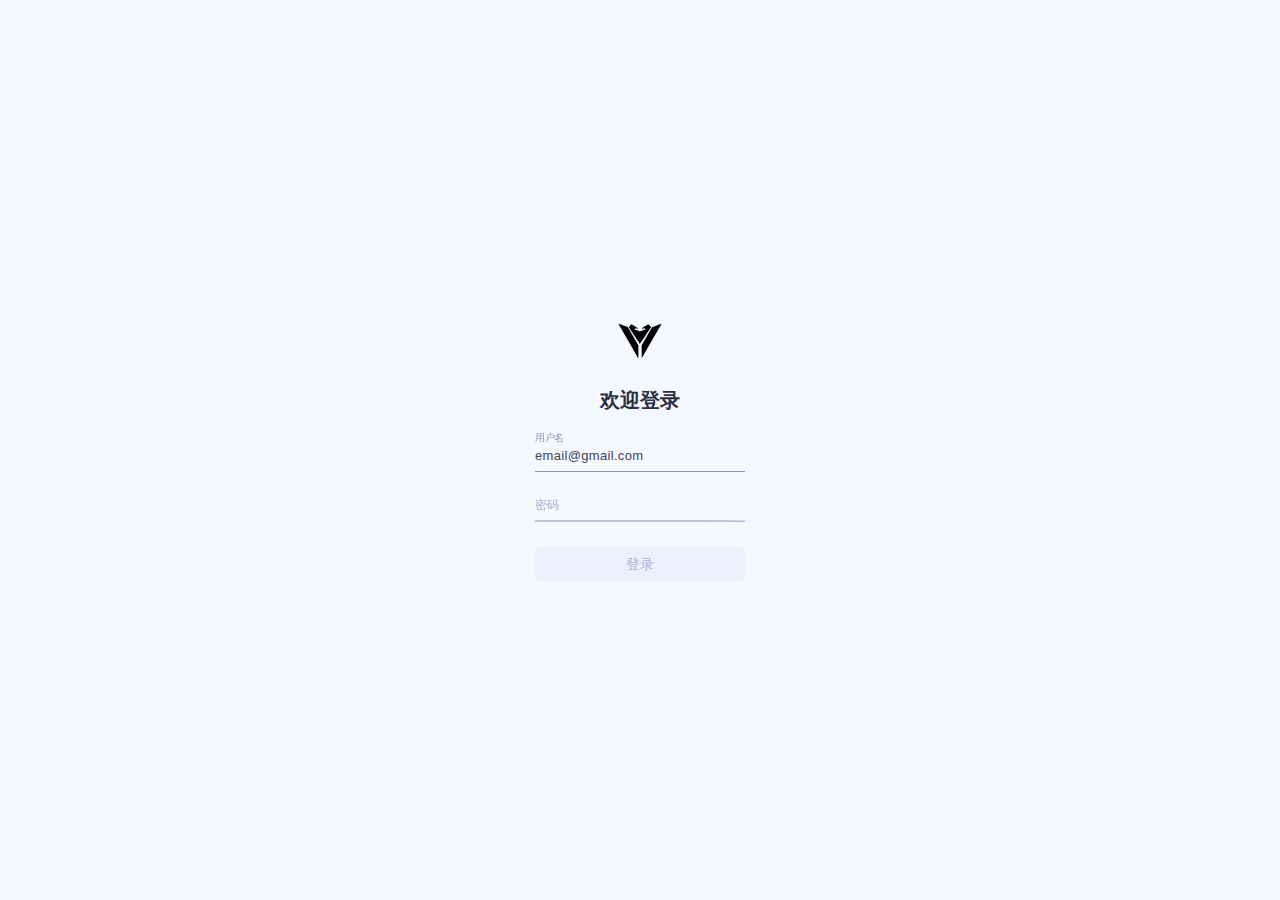
<file: MemoTrace/_internal/app/web_ui/asset/signIn.html>
<!DOCTYPE html>
<html lang="en">

<head>
    <meta charset="UTF-8">
    <meta name="viewport" content="width=device-width, initial-scale=1.0">
    <title>欢迎登录</title>
    <style>
        #login-form {
            --primary: #4676CD;
            --primary-dark: #0B121B;
            --dark: #2B3044;
            --grey-dark: #404660;
            --grey: #8A91B4;
            --grey-light: #A6ACCD;
            --light: #BBC1E1;
            --pale: #ECEFFC;
            --white: #FFFFFF;
            --red: #F04949;
            width: 100%;
            max-width: 210px;
        }

        #login-form .logo {
            width: 44px;
            height: 44px;
            display: block;
            margin: 0 auto;
            fill: #0B121B;
        }

        #login-form h1 {
            margin: 24px 0;
            font-family: inherit;
            font-size: 20px;
            font-weight: bold;
            text-align: center;
            color: var(--dark);
        }

        #login-form .input {
            position: relative;
        }

        #login-form .input label {
            pointer-events: none;
            font-size: 12px;
            font-weight: 500;
            line-height: 1.5;
            position: absolute;
            top: 8px;
            left: 0;
            -webkit-transform-origin: 0 50%;
            transform-origin: 0 50%;
            -webkit-transform: translateY(var(--label-y, 0)) scale(var(--label-scale, 1)) translateZ(0);
            transform: translateY(var(--label-y, 0)) scale(var(--label-scale, 1)) translateZ(0);
            -webkit-transition: color .3s, -webkit-transform .3s;
            transition: color .3s, -webkit-transform .3s;
            transition: transform .3s, color .3s;
            transition: transform .3s, color .3s, -webkit-transform .3s;
            color: var(--label-color, var(--grey-light));
        }

        #login-form .input input {
            width: 100%;
            border-radius: 0;
            -webkit-appearance: none;
        }

        #login-form .input input:not(:placeholder-shown)+label,
        #login-form .input input:focus+label {
            --label-y: -17px;
            --label-scale: .8;
            --label-color: var(--grey);
        }

        #login-form .input.email {
            margin-bottom: 16px;
        }

        #login-form .input.email input {
            background: none;
            outline: none;
            border: none;
            color: var(--grey-dark);
            font-weight: 500;
            font-family: inherit;
            font-size: 13px;
            letter-spacing: .025em;
            line-height: 22px;
            caret-color: var(--primary);
            padding: 7px 0 5px 0;
            box-shadow: inset 0 -1px 0 0 var(--grey);
        }

        #login-form .input.password {
            height: 34px;
        }

        #login-form .input.password .dots {
            position: absolute;
            display: -webkit-box;
            display: flex;
            left: 0;
            top: 50%;
            -webkit-transform: translateY(-2px);
            transform: translateY(-2px);
        }

        #login-form .input.password .dots i {
            width: 6px;
            height: 6px;
            border-radius: 50%;
            background: var(--grey-dark);
            display: block;
            margin-right: 4px;
            -webkit-animation: var(--name, scale-in) 0.05s linear forwards;
            animation: var(--name, scale-in) 0.05s linear forwards;
        }

        #login-form .input.password .dots i.remove {
            --name: scale-out;
        }

        #login-form .input.password .dots i:nth-child(1) {
            --delay: 393.5ms;
        }

        #login-form .input.password .dots i:nth-child(2) {
            --delay: 387ms;
        }

        #login-form .input.password .dots i:nth-child(3) {
            --delay: 380.5ms;
        }

        #login-form .input.password .dots i:nth-child(4) {
            --delay: 374ms;
        }

        #login-form .input.password .dots i:nth-child(5) {
            --delay: 367.5ms;
        }

        #login-form .input.password .dots i:nth-child(6) {
            --delay: 361ms;
        }

        #login-form .input.password .dots i:nth-child(7) {
            --delay: 354.5ms;
        }

        #login-form .input.password .dots i:nth-child(8) {
            --delay: 348ms;
        }

        #login-form .input.password .dots i:nth-child(9) {
            --delay: 341.5ms;
        }

        #login-form .input.password .dots i:nth-child(10) {
            --delay: 335ms;
        }

        #login-form .input.password .dots i:nth-child(11) {
            --delay: 328.5ms;
        }

        #login-form .input.password .dots i:nth-child(12) {
            --delay: 322ms;
        }

        #login-form .input.password .dots i:nth-child(13) {
            --delay: 315.5ms;
        }

        #login-form .input.password .dots i:nth-child(14) {
            --delay: 309ms;
        }

        #login-form .input.password .dots i:nth-child(15) {
            --delay: 302.5ms;
        }


        #login-form .input.password .cursor {
            position: absolute;
            height: 15px;
            width: 1px;
            left: 0;
            top: 10px;
            background: var(--primary);
            opacity: 0;
            -webkit-transform: translateX(var(--cursor-x, 0));
            transform: translateX(var(--cursor-x, 0));
            -webkit-transition: -webkit-transform var(--cursor-duration, 0.1s);
            transition: -webkit-transform var(--cursor-duration, 0.1s);
            transition: transform var(--cursor-duration, 0.1s);
            transition: transform var(--cursor-duration, 0.1s), -webkit-transform var(--cursor-duration, 0.1s);
        }

        #login-form .input.password input {
            opacity: 0;
            padding: 0;
            position: absolute;
            left: 0;
            top: 0;
            bottom: 0;
        }

        #login-form .input.password input:focus+label+.cursor {
            -webkit-animation: cursor 1s ease infinite;
            animation: cursor 1s ease infinite;
        }

        #login-form .input .line,
        #login-form .input .tick {
            pointer-events: none;
            position: absolute;
            left: var(--left, 0);
            bottom: var(--bottom, -10px);
            opacity: var(--opacity, 1);
            -webkit-transition: opacity 0s linear var(--tick-opacity-delay, 0.5s);
            transition: opacity 0s linear var(--tick-opacity-delay, 0.5s);
        }

        #login-form .input .line svg,
        #login-form .input .tick svg {
            stroke: var(--line-stroke, var(--grey));
            stroke-width: 1;
            fill: none;
            display: block;
            width: var(--width, 900px);
            height: var(--height, 22px);
            -webkit-transform: translateX(var(--x, var(--line-x, 0)));
            transform: translateX(var(--x, var(--line-x, 0)));
            -webkit-transition: stroke 0.3s, -webkit-transform var(--line-x-duration, 0s) ease;
            transition: stroke 0.3s, -webkit-transform var(--line-x-duration, 0s) ease;
            transition: transform var(--line-x-duration, 0s) ease, stroke 0.3s;
            transition: transform var(--line-x-duration, 0s) ease, stroke 0.3s, -webkit-transform var(--line-x-duration, 0s) ease;
        }

        #login-form .input .line {
            overflow: hidden;
            width: 100%;
            -webkit-transform-origin: 0 50%;
            transform-origin: 0 50%;
        }

        #login-form .input .tick {
            --left: 100%;
            --bottom: -1px;
            --width: 32px;
            --height: 28px;
            --x: -16px;
            --opacity: 0;
        }

        #login-form .input .tick svg {
            stroke: var(--tick-stroke, var(--grey));
            stroke-dasharray: 17 81;
            stroke-dashoffset: var(--tick-offset, 34px);
            -webkit-transition: stroke-dashoffset 0.5s ease var(--tick-delay, 0s), stroke 0.5s ease var(--tick-delay, 0s);
            transition: stroke-dashoffset 0.5s ease var(--tick-delay, 0s), stroke 0.5s ease var(--tick-delay, 0s);
        }

        #login-form button {
            border: none;
            outline: none;
            padding: 10px 0;
            margin: 24px 0 0 0;
            border-radius: 7px;
            color: var(--c, #fff);
            width: 100%;
            font-size: 14px;
            line-height: 16px;
            position: relative;
            font-family: inherit;
            font-weight: 500;
            background: var(--b, var(--primary-dark));
            -webkit-transition: color .3s, background .3s;
            transition: color .3s, background .3s;
            -webkit-appearance: none;
            -webkit-tap-highlight-color: transparent;
            cursor: pointer;
        }

        #login-form button:disabled {
            --b: var(--pale);
            --c: var(--grey-light);
            cursor: not-allowed;
        }

        #login-form button svg {
            width: 16px;
            height: 16px;
            display: block;
            position: absolute;
            left: 50%;
            top: 50%;
            margin: -8px 0 0 -8px;
            fill: none;
            stroke: currentColor;
            stroke-linecap: round;
            stroke-width: 1.5;
            opacity: var(--svg-o, 0);
            -webkit-transform: translateY(var(--svg-y, -16px)) rotate(-90deg) scale(var(--svg-s, 0.7)) translateZ(0);
            transform: translateY(var(--svg-y, -16px)) rotate(-90deg) scale(var(--svg-s, 0.7)) translateZ(0);
            -webkit-transition: opacity .3s, -webkit-transform .3s;
            transition: opacity .3s, -webkit-transform .3s;
            transition: transform .3s, opacity .3s;
            transition: transform .3s, opacity .3s, -webkit-transform .3s;
        }

        #login-form button svg circle:first-child {
            stroke-opacity: .1;
        }

        #login-form button svg circle:last-child {
            stroke-dasharray: 38px;
            stroke-dashoffset: 114px;
        }

        #login-form button span {
            display: inline-block;
            vertical-align: top;
            line-height: 16px;
            opacity: var(--span-o, 1);
            -webkit-transform: translateY(var(--span-y, 0)) scale(var(--span-s, 1)) translateZ(0);
            transform: translateY(var(--span-y, 0)) scale(var(--span-s, 1)) translateZ(0);
            -webkit-transition: opacity .3s, -webkit-transform .3s;
            transition: opacity .3s, -webkit-transform .3s;
            transition: transform .3s, opacity .3s;
            transition: transform .3s, opacity .3s, -webkit-transform .3s;
        }

        #login-form.processing:not(.error):not(.success) button {
            --svg-y: 0;
            --svg-s: 1;
            --svg-o: 1;
            --span-y: 16px;
            --span-s: .7;
            --span-o: 0;
        }

        #login-form.processing:not(.error):not(.success) button svg circle:last-child {
            -webkit-animation: load 1.2s linear .3s;
            animation: load 1.2s linear .3s;
        }

        #login-form.processing.error {
            --line-x: -80%;
            --line-x-duration: 2s;
            --line-stroke: var(--red);
            --cursor-duration: 1s;
        }

        #login-form.processing.error .dots i {
            -webkit-animation: flip 0.4s linear var(--delay) forwards;
            animation: flip 0.4s linear var(--delay) forwards;
        }

        #login-form.processing.success .input .tick {
            --opacity: 1;
            --tick-offset: 98px;
            --tick-delay: .45s;
            --tick-opacity-delay: 0s;
            --tick-stroke: var(--primary);
            -webkit-animation: tick .4s linear forwards;
            animation: tick .4s linear forwards;
        }

        #login-form.processing.success .input .line {
            -webkit-animation: line .5s linear forwards;
            animation: line .5s linear forwards;
        }

        @-webkit-keyframes tick {

            70%,
            80% {
                -webkit-transform: translateX(-10px);
                transform: translateX(-10px);
            }
        }

        @keyframes tick {

            70%,
            80% {
                -webkit-transform: translateX(-10px);
                transform: translateX(-10px);
            }
        }

        @-webkit-keyframes line {
            70% {
                -webkit-transform: scaleX(0.8);
                transform: scaleX(0.8);
            }
        }

        @keyframes line {
            70% {
                -webkit-transform: scaleX(0.8);
                transform: scaleX(0.8);
            }
        }

        @-webkit-keyframes flip {
            25% {
                -webkit-transform: translateY(8px);
                transform: translateY(8px);
            }

            35% {
                -webkit-transform: translateY(12px);
                transform: translateY(12px);
            }

            65% {
                -webkit-transform: translateY(-4px);
                transform: translateY(-4px);
            }

            100% {
                -webkit-transform: translateY(-12px) scale(0);
                transform: translateY(-12px) scale(0);
            }
        }

        @keyframes flip {
            25% {
                -webkit-transform: translateY(8px);
                transform: translateY(8px);
            }

            35% {
                -webkit-transform: translateY(12px);
                transform: translateY(12px);
            }

            65% {
                -webkit-transform: translateY(-4px);
                transform: translateY(-4px);
            }

            100% {
                -webkit-transform: translateY(-12px) scale(0);
                transform: translateY(-12px) scale(0);
            }
        }

        @-webkit-keyframes load {
            from {
                stroke-dashoffset: 114px;
            }

            to {
                stroke-dashoffset: 38px;
            }
        }

        @keyframes load {
            from {
                stroke-dashoffset: 114px;
            }

            to {
                stroke-dashoffset: 38px;
            }
        }

        @-webkit-keyframes scale-in {
            from {
                -webkit-transform: scale(0);
                transform: scale(0);
            }

            to {
                -webkit-transform: scale(1);
                transform: scale(1);
            }
        }

        @keyframes scale-in {
            from {
                -webkit-transform: scale(0);
                transform: scale(0);
            }

            to {
                -webkit-transform: scale(1);
                transform: scale(1);
            }
        }

        @-webkit-keyframes scale-out {
            from {
                -webkit-transform: scale(1);
                transform: scale(1);
            }

            to {
                -webkit-transform: scale(0);
                transform: scale(0);
            }
        }

        @keyframes scale-out {
            from {
                -webkit-transform: scale(1);
                transform: scale(1);
            }

            to {
                -webkit-transform: scale(0);
                transform: scale(0);
            }
        }

        @-webkit-keyframes cursor {
            50% {
                opacity: 1;
            }
        }

        @keyframes cursor {
            50% {
                opacity: 1;
            }
        }

        html {
            box-sizing: border-box;
            -webkit-font-smoothing: antialiased;
        }

        * {
            box-sizing: inherit;
        }

        *:before,
        *:after {
            box-sizing: inherit;
        }

        body {
            margin: 0;
            min-height: 100vh;
            display: -webkit-box;
            display: flex;
            font-family: 'Inter', 'Inter UI', Arial;
            -webkit-box-pack: center;
            justify-content: center;
            -webkit-box-align: center;
            align-items: center;
            background: #F6F8FF;
        }
    </style>
</head>

<body>
    <form id="login-form">

        <svg version="1.0" xmlns="http://www.w3.org/2000/svg" width="50.000000pt" height="37.500000pt"
            viewBox="0 0 1093.000000 865.000000" preserveAspectRatio="xMidYMid meet" class="logo">
            <metadata>
                Created by potrace 1.15, written by Peter Selinger 2001-2017
            </metadata>
            <g transform="translate(0.000000,865.000000) scale(0.100000,-0.100000)" fill="#000000" stroke="none">
                <path d="M144 8576 c-6 -16 4874 -8475 4895 -8483 7 -3 17 0 22 8 5 8 9 694 9
       1587 0 1364 -2 1577 -15 1601 -18 36 -2575 4464 -2580 4469 -8 8 -2304 832
       -2318 832 -4 0 -10 -6 -13 -14z" />
                <path d="M9628 8177 c-631 -227 -1152 -417 -1158 -423 -5 -5 -590 -1015 -1300
       -2244 l-1290 -2234 0 -1588 c0 -1140 3 -1589 11 -1594 6 -3 17 0 24 7 27 27
       4885 8450 4885 8469 0 11 -6 20 -12 20 -7 -1 -529 -186 -1160 -413z" />
                <path d="M3007 8142 c-191 -191 -347 -350 -347 -355 0 -16 2794 -4197 2801
       -4190 16 19 2789 4184 2789 4191 0 4 -156 163 -347 354 l-348 346 -868 -521
       -869 -522 516 -3 c284 -1 516 -6 515 -10 0 -4 -50 -81 -112 -171 l-112 -165
       -520 -187 c-285 -103 -545 -193 -578 -200 -46 -9 -70 -9 -112 0 -30 7 -285 96
       -567 198 -282 102 -527 190 -545 196 -26 8 -51 39 -137 168 -58 88 -106 161
       -106 164 0 3 233 6 517 7 l516 3 -849 509 c-467 280 -858 515 -869 522 -19 13
       -45 -11 -368 -334z" />
            </g>
        </svg>



        <h1>欢迎登录</h1>

        <div class="input email">
            <input type="text" value="email@gmail.com" placeholder=" ">
            <label>用户名</label>
        </div>

        <div class="input password">
            <div class="dots"></div>
            <input type="password" placeholder=" ">
            <label>密码</label>
            <div class="cursor"></div>
            <div class="line">
                <svg>
                    <use xlink:href="#line">
                </svg>
            </div>
            <div class="tick">
                <svg>
                    <use xlink:href="#tick">
                </svg>
            </div>
        </div>

        <button type="submit" disabled>
            <svg viewBox="0 0 16 16">
                <circle stroke-opacity=".1" cx="8" cy="8" r="6"></circle>
                <circle class="load" cx="8" cy="8" r="6"></circle>
            </svg>
            <span>登录</span>
        </button>

    </form>

    <svg xmlns="http://www.w3.org/2000/svg" style="display: none;">
        <symbol xmlns="http://www.w3.org/2000/svg" viewBox="0 0 900 22" id="line">
            <path
                d="M0,11 L180,11 C240,11.00344 300,13.6718267 360,19.00516 C450,27.00516 450,-4.99483997 540,3.00516003 C600,8.33849336 660,11.00344 720,11 L900,11">
            </path>
        </symbol>
        <symbol xmlns="http://www.w3.org/2000/svg" viewBox="0 0 32 28" id="tick">
            <path
                d="M3,12.5026479 L7,16.5026479 L13,9.50264792 C29.6216402,-12.0066881 40.3541164,26.00516 19,26.0026479 L-3.37507799e-13,26.0026479">
            </path>
        </symbol>
    </svg>

</body>
<script>
    // correct password is `password` lol

    const $ = (s, o = document) => o.querySelector(s);
    const $$ = (s, o = document) => o.querySelectorAll(s);

    const login = $('#login-form');
    const passwordContainer = $('.password', login);
    const password = $('input', passwordContainer);
    const passwordList = $('.dots', passwordContainer);
    const submit = $('button', login);

    password.addEventListener('input', e => {
        password.value = password.value.slice(0, 18);
        const count = password.value.length - $$('i', passwordList).length;
        for (let i = 0; i < count; i++) {
            passwordList.appendChild(document.createElement('i'));
        }
        submit.disabled = !password.value.length;
        passwordContainer.style.setProperty('--cursor-x', password.value.length * 10 + 'px');
    });

    let pressed = false;

    password.addEventListener('keydown', e => {

        if (pressed || login.classList.contains('processing') || (password.value.length > 18 && e.keyCode != 8 && e.keyCode != 13)) {
            e.preventDefault();
        }
        pressed = true;

        setTimeout(() => pressed = false, 20);

        if (e.keyCode == 8) {
            let last = $('i:last-child', passwordList);
            if (last !== undefined && last) {
                last.classList.add('remove');
                setTimeout(() => last.remove(), 20);
            }
        }

    });

    password.addEventListener('select', function () {
        this.selectionStart = this.selectionEnd;
    });

    login.addEventListener('submit', e => {
        e.preventDefault();
        if (!login.classList.contains('processing')) {
            login.classList.add('processing');
            setTimeout(() => {
                // 密码：123456
                let cls = password.value == '123456' ? 'success' : 'error';
                console.log($(".input.email input").value);
                console.log(password.value);

                login.classList.add(cls);
                //密码错误
                if (cls == 'error') {
                    setTimeout(() => {
                        login.classList.remove('processing', cls);
                        if (cls == 'error') {
                            password.value = '';
                            passwordList.innerHTML = '';
                            submit.disabled = true;
                        }
                    }, 2000);
                    setTimeout(() => {
                        if (cls == 'error') {
                            passwordContainer.style.setProperty('--cursor-x', 0 + 'px');
                        }
                    }, 600);
                } else {
                    //登录成功
                    setTimeout(() => {
                        alert('登录成功！');
                    }, 1200);
                }

            }, 1500);

        }

    });

</script>

</html>
</file>
